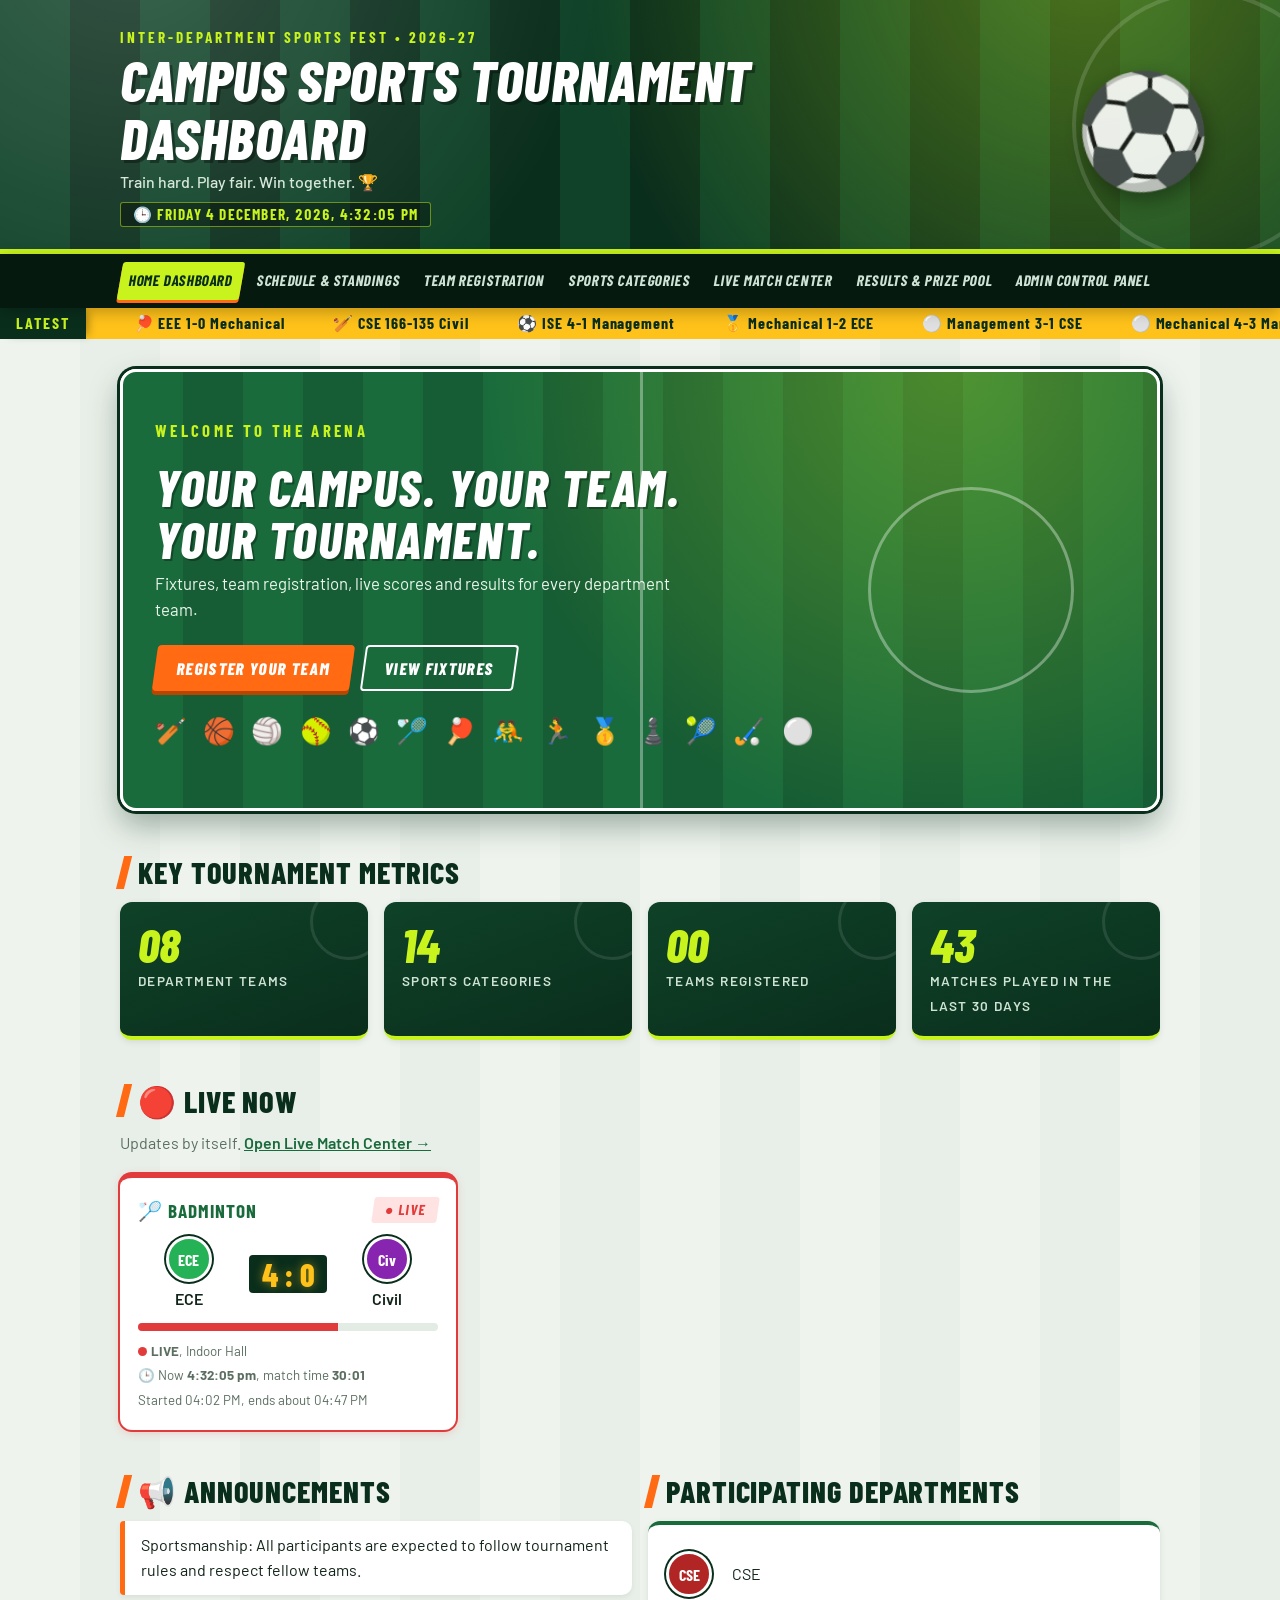
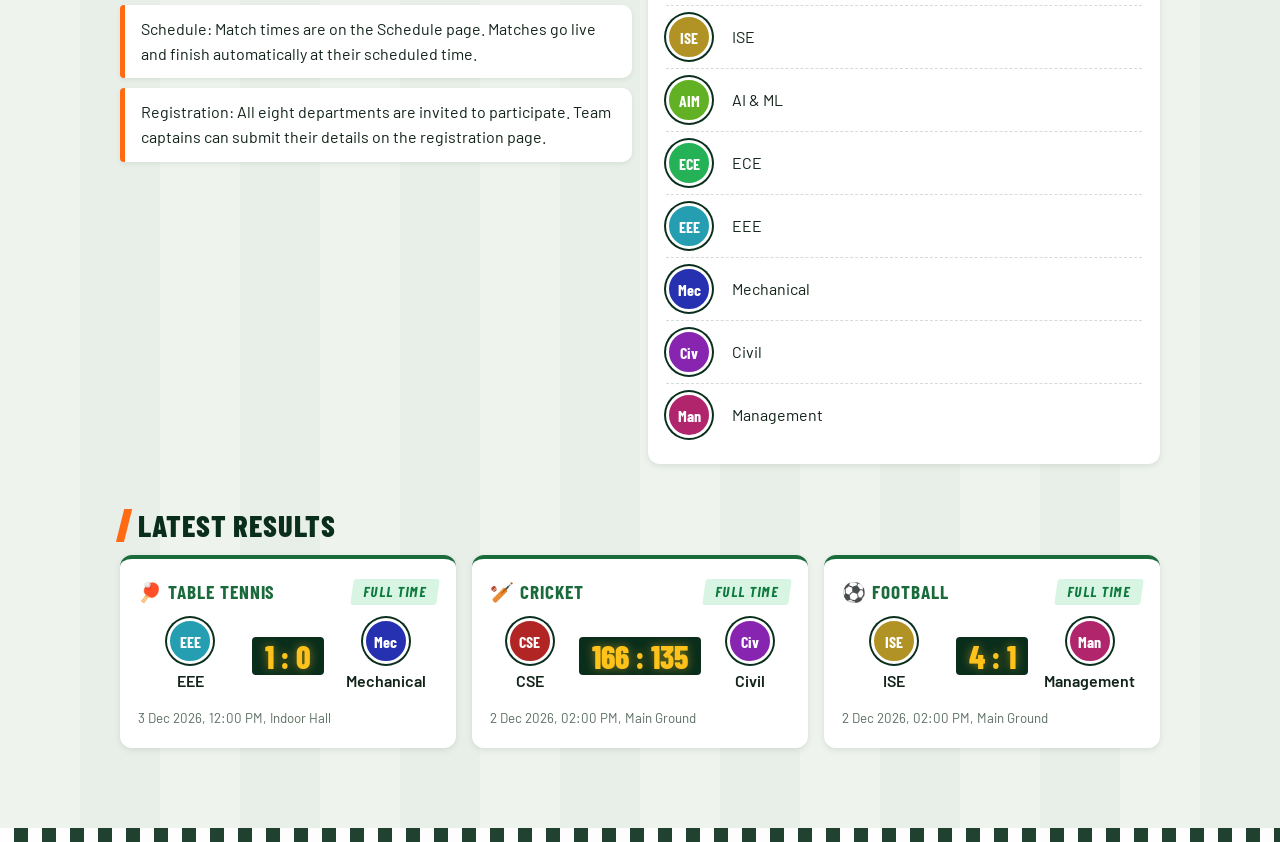
<file: index.html>
<!DOCTYPE html>
<html lang="en">
<head>
<meta charset="UTF-8">
<meta name="viewport" content="width=device-width, initial-scale=1.0">
<title>Home Dashboard | Campus Sports Tournament Dashboard</title>
<link rel="stylesheet" href="css/style.css">
</head>
<body data-page="home">
<header class="site-header">
  <div class="wrap">
    <p class="eyebrow">Inter-Department Sports Fest • 2026–27</p>
    <h1>Campus Sports Tournament Dashboard</h1>
    <p class="tag">Train hard. Play fair. Win together. 🏆</p>
    <p class="clk">🕒 <span data-clock></span></p>
  </div>
</header>
<nav class="nav" aria-label="Main navigation"><div class="wrap"><a href="index.html" aria-current="page">Home Dashboard</a><a href="schedule.html">Schedule &amp; Standings</a><a href="register.html">Team Registration</a><a href="sports.html">Sports Categories</a><a href="live-scores.html">Live Match Center</a><a href="results.html">Results &amp; Prize Pool</a><a href="admin.html">Admin Control Panel</a></div></nav>
<div class="tk" id="ticker" aria-label="Latest results"></div>
<main><div class="wrap">

<section class="hero">
  <p class="eyebrow">Welcome to the arena</p>
  <h2>Your campus. Your team. Your tournament.</h2>
  <p>Fixtures, team registration, live scores and results for every department team.</p>
  <a class="btn" href="register.html">Register your team</a> <a class="btn ghost" href="schedule.html">View fixtures</a>
  <div class="strip" id="strip" aria-hidden="true"></div>
  <p class="champion" id="champion"></p>
</section>
<section>
  <h2>Key Tournament Metrics</h2>
  <div class="grid metrics">
    <div class="metric"><strong id="mTeams">08</strong><span>Department teams</span></div>
    <div class="metric"><strong id="mSports">14</strong><span>Sports categories</span></div>
    <div class="metric"><strong id="mRegs">00</strong><span>Teams registered</span></div>
    <div class="metric"><strong id="mPlayed">00</strong><span>Matches played in the last 30 days</span></div>
  </div>
</section>
<section>
  <h2>🔴 Live Now</h2>
  <p class="sub">Updates by itself. <a href="live-scores.html">Open Live Match Center →</a></p>
  <div id="liveCard"></div>
</section>
<section class="grid two">
  <div><h2>📢 Announcements</h2><div id="announcementList"></div></div>
  <div><h2>Participating Departments</h2><div class="card"><ul class="clean" id="deptList"></ul></div></div>
</section>
<section>
  <h2>Latest Results</h2>
  <div id="latestResults"></div>
</section>
</div></main>
<script src="js/storage.js"></script>
<script src="js/app.js"></script>
</body>
</html>
</file>
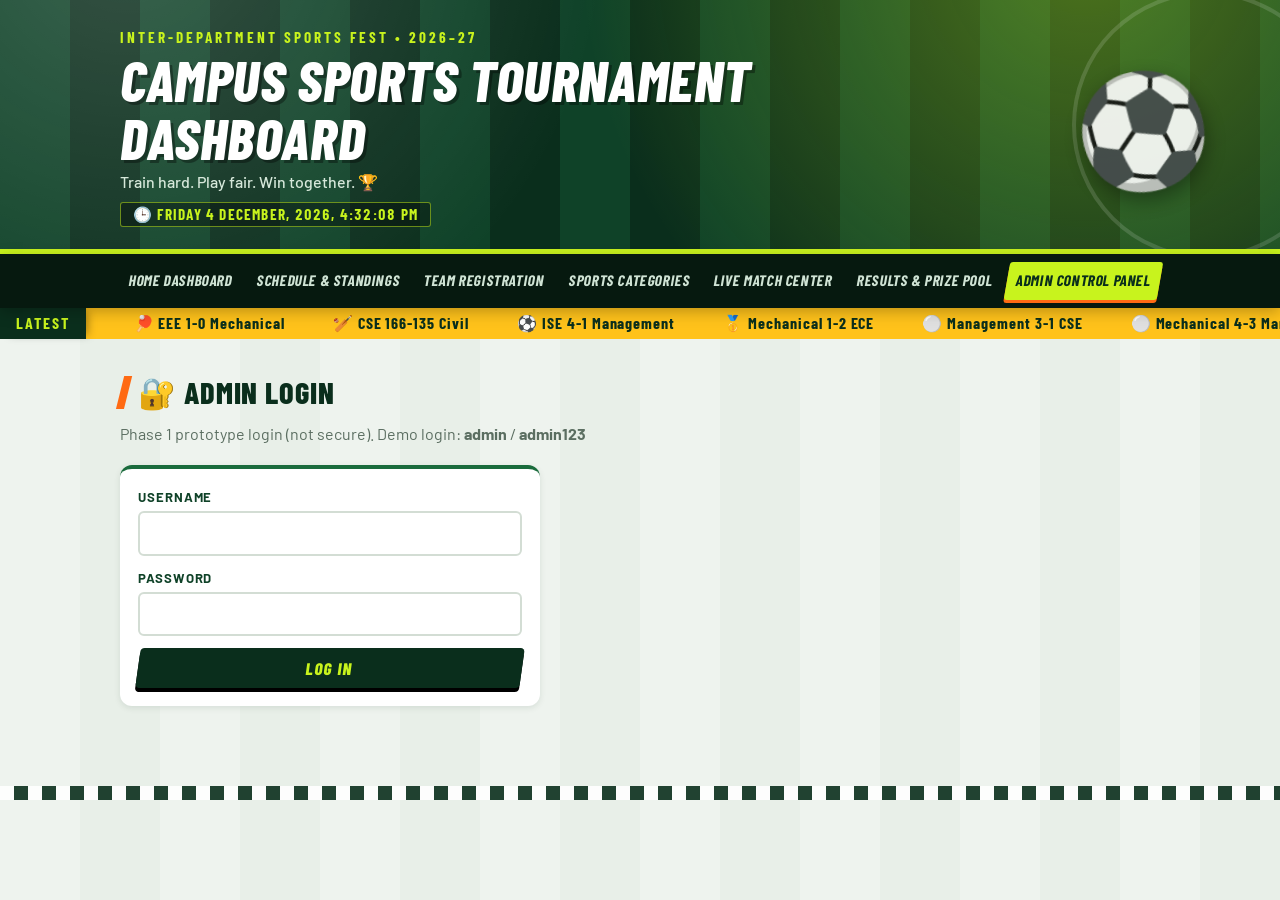
<file: admin.html>
<!DOCTYPE html>
<html lang="en">
<head>
<meta charset="UTF-8">
<meta name="viewport" content="width=device-width, initial-scale=1.0">
<title>Admin Control Panel | Campus Sports Tournament Dashboard</title>
<link rel="stylesheet" href="css/style.css">
</head>
<body data-page="admin">
<header class="site-header">
  <div class="wrap">
    <p class="eyebrow">Inter-Department Sports Fest • 2026–27</p>
    <h1>Campus Sports Tournament Dashboard</h1>
    <p class="tag">Train hard. Play fair. Win together. 🏆</p>
    <p class="clk">🕒 <span data-clock></span></p>
  </div>
</header>
<nav class="nav" aria-label="Main navigation"><div class="wrap"><a href="index.html">Home Dashboard</a><a href="schedule.html">Schedule &amp; Standings</a><a href="register.html">Team Registration</a><a href="sports.html">Sports Categories</a><a href="live-scores.html">Live Match Center</a><a href="results.html">Results &amp; Prize Pool</a><a href="admin.html" aria-current="page">Admin Control Panel</a></div></nav>
<div class="tk" id="ticker" aria-label="Latest results"></div>
<main><div class="wrap">

<section id="adminRoot"></section>
</div></main>
<script src="js/storage.js"></script>
<script src="js/app.js"></script>
</body>
</html>
</file>
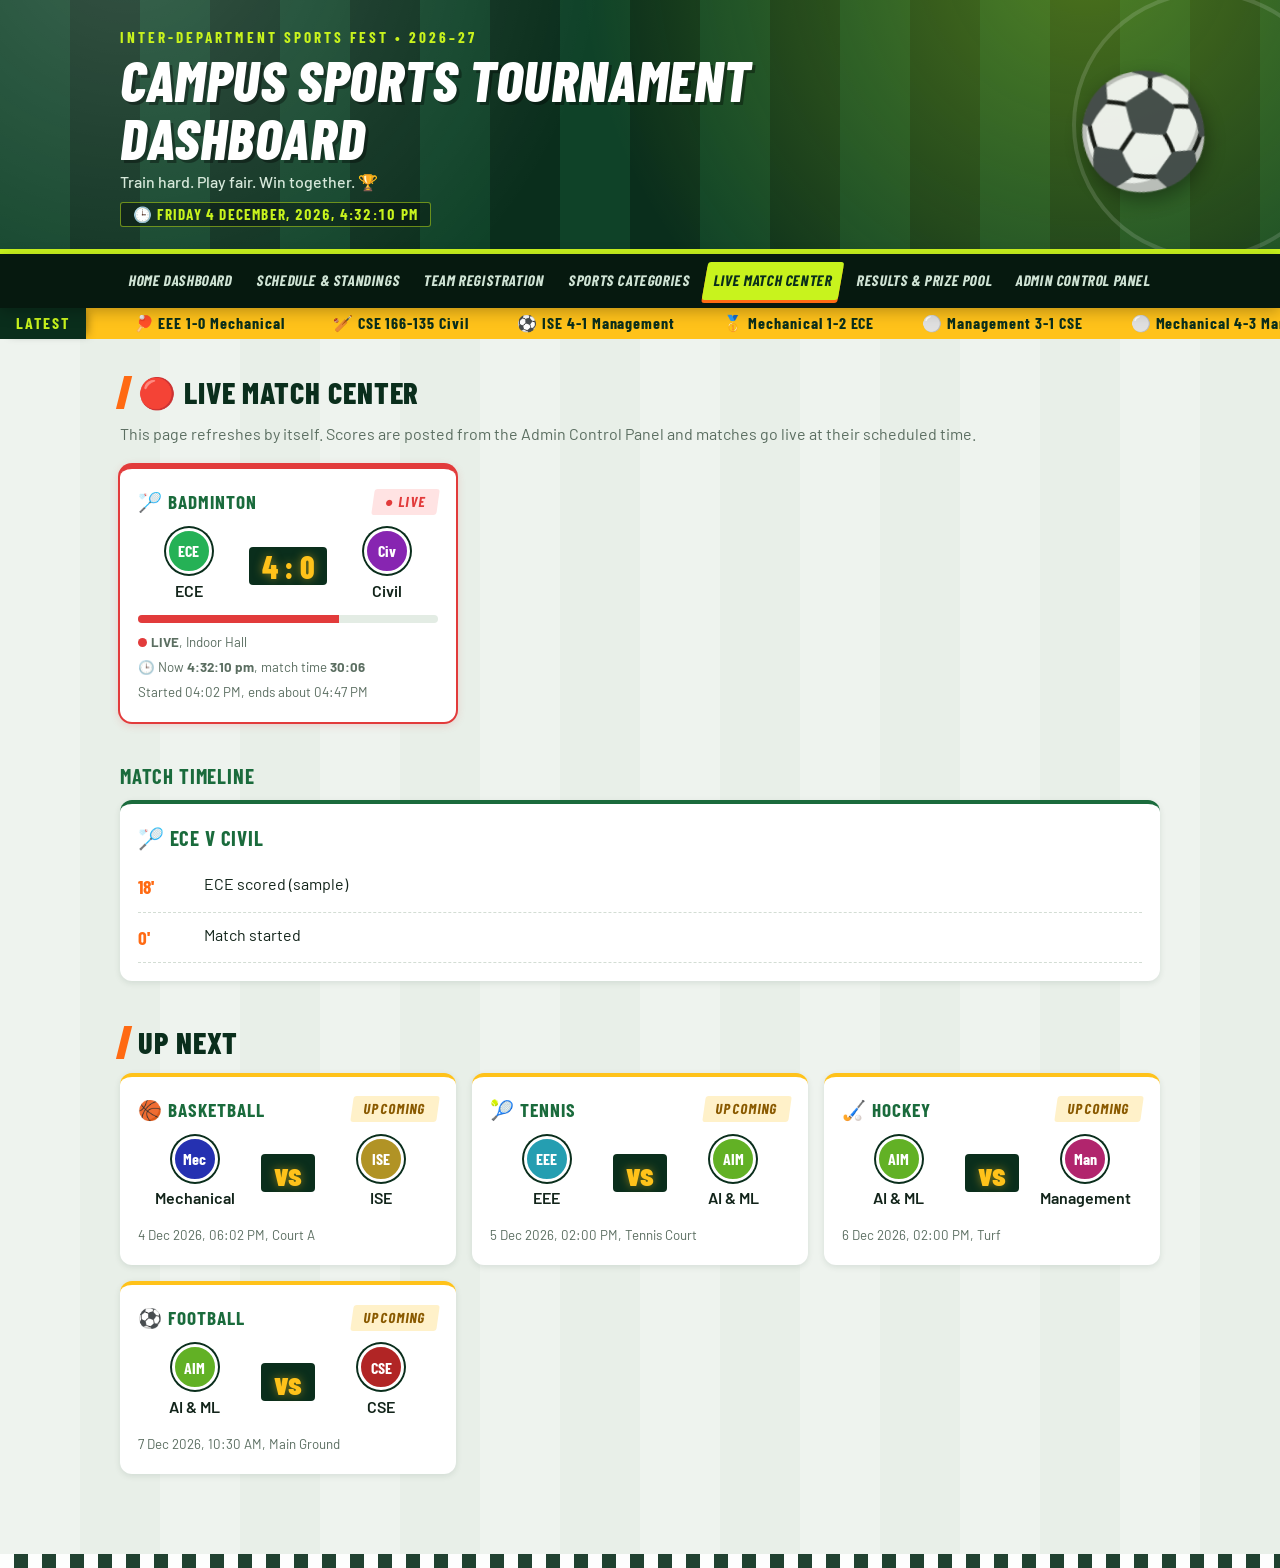
<file: live-scores.html>
<!DOCTYPE html>
<html lang="en">
<head>
<meta charset="UTF-8">
<meta name="viewport" content="width=device-width, initial-scale=1.0">
<title>Live Match Center | Campus Sports Tournament Dashboard</title>
<link rel="stylesheet" href="css/style.css">
</head>
<body data-page="live">
<header class="site-header">
  <div class="wrap">
    <p class="eyebrow">Inter-Department Sports Fest • 2026–27</p>
    <h1>Campus Sports Tournament Dashboard</h1>
    <p class="tag">Train hard. Play fair. Win together. 🏆</p>
    <p class="clk">🕒 <span data-clock></span></p>
  </div>
</header>
<nav class="nav" aria-label="Main navigation"><div class="wrap"><a href="index.html">Home Dashboard</a><a href="schedule.html">Schedule &amp; Standings</a><a href="register.html">Team Registration</a><a href="sports.html">Sports Categories</a><a href="live-scores.html" aria-current="page">Live Match Center</a><a href="results.html">Results &amp; Prize Pool</a><a href="admin.html">Admin Control Panel</a></div></nav>
<div class="tk" id="ticker" aria-label="Latest results"></div>
<main><div class="wrap">

<section>
  <h2>🔴 Live Match Center</h2>
  <p class="sub">This page refreshes by itself. Scores are posted from the Admin Control Panel and matches go live at their scheduled time.</p>
  <div id="liveGrid"></div>
</section>
<section>
  <h3>Match Timeline</h3>
  <div id="timelines"></div>
</section>
<section>
  <h2>Up Next</h2>
  <div id="upNext"></div>
</section>
</div></main>
<script src="js/storage.js"></script>
<script src="js/app.js"></script>
</body>
</html>
</file>
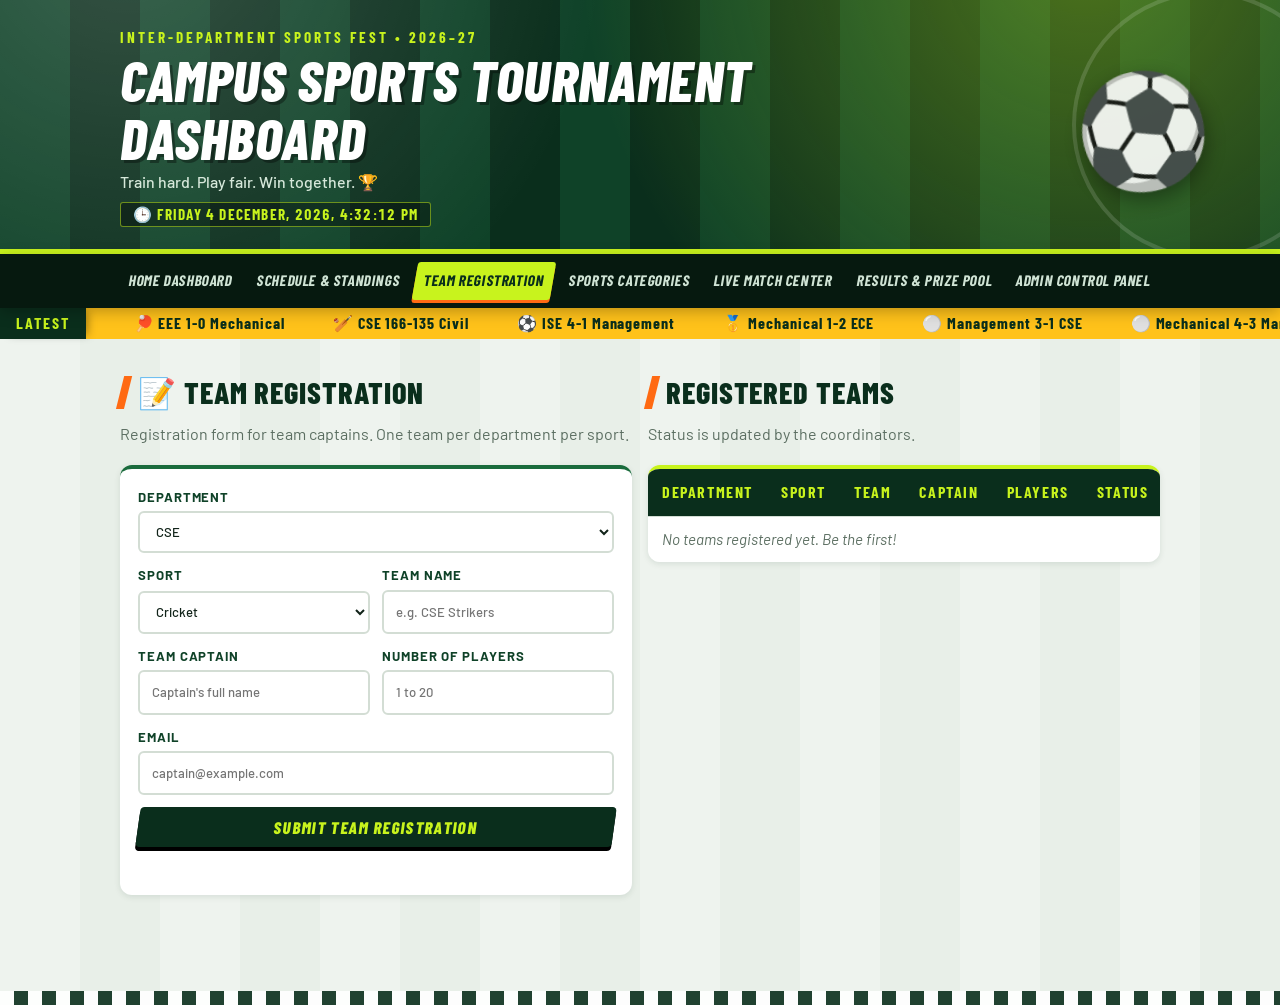
<file: register.html>
<!DOCTYPE html>
<html lang="en">
<head>
<meta charset="UTF-8">
<meta name="viewport" content="width=device-width, initial-scale=1.0">
<title>Team Registration | Campus Sports Tournament Dashboard</title>
<link rel="stylesheet" href="css/style.css">
</head>
<body data-page="register">
<header class="site-header">
  <div class="wrap">
    <p class="eyebrow">Inter-Department Sports Fest • 2026–27</p>
    <h1>Campus Sports Tournament Dashboard</h1>
    <p class="tag">Train hard. Play fair. Win together. 🏆</p>
    <p class="clk">🕒 <span data-clock></span></p>
  </div>
</header>
<nav class="nav" aria-label="Main navigation"><div class="wrap"><a href="index.html">Home Dashboard</a><a href="schedule.html">Schedule &amp; Standings</a><a href="register.html" aria-current="page">Team Registration</a><a href="sports.html">Sports Categories</a><a href="live-scores.html">Live Match Center</a><a href="results.html">Results &amp; Prize Pool</a><a href="admin.html">Admin Control Panel</a></div></nav>
<div class="tk" id="ticker" aria-label="Latest results"></div>
<main><div class="wrap">

<section class="grid two">
  <div>
    <h2>📝 Team Registration</h2>
    <p class="sub">Registration form for team captains. One team per department per sport.</p>
    <form class="f panel" id="regForm" novalidate>
      <label>Department<select id="dept"></select></label>
      <div class="row2">
        <label>Sport<select id="sport"></select></label>
        <label>Team name<input type="text" id="team" placeholder="e.g. CSE Strikers" maxlength="40"></label>
      </div>
      <div class="row2">
        <label>Team Captain<input type="text" id="captain" placeholder="Captain's full name" maxlength="60"></label>
        <label>Number of players<input type="number" id="players" min="1" max="20" placeholder="1 to 20"></label>
      </div>
      <label>Email<input type="email" id="email" placeholder="captain@example.com" maxlength="80"></label>
      <button class="btn dark" type="submit">Submit Team Registration</button>
      <p class="form-msg" id="regMsg" role="alert"></p>
    </form>
  </div>
  <div>
    <h2>Registered Teams</h2>
    <p class="sub">Status is updated by the coordinators.</p>
    <div class="tablewrap scroll"><table><thead><tr><th>Department</th><th>Sport</th><th>Team</th><th>Captain</th><th>Players</th><th>Status</th></tr></thead><tbody id="regBody"></tbody></table></div>
  </div>
</section>
</div></main>
<script src="js/storage.js"></script>
<script src="js/app.js"></script>
</body>
</html>
</file>
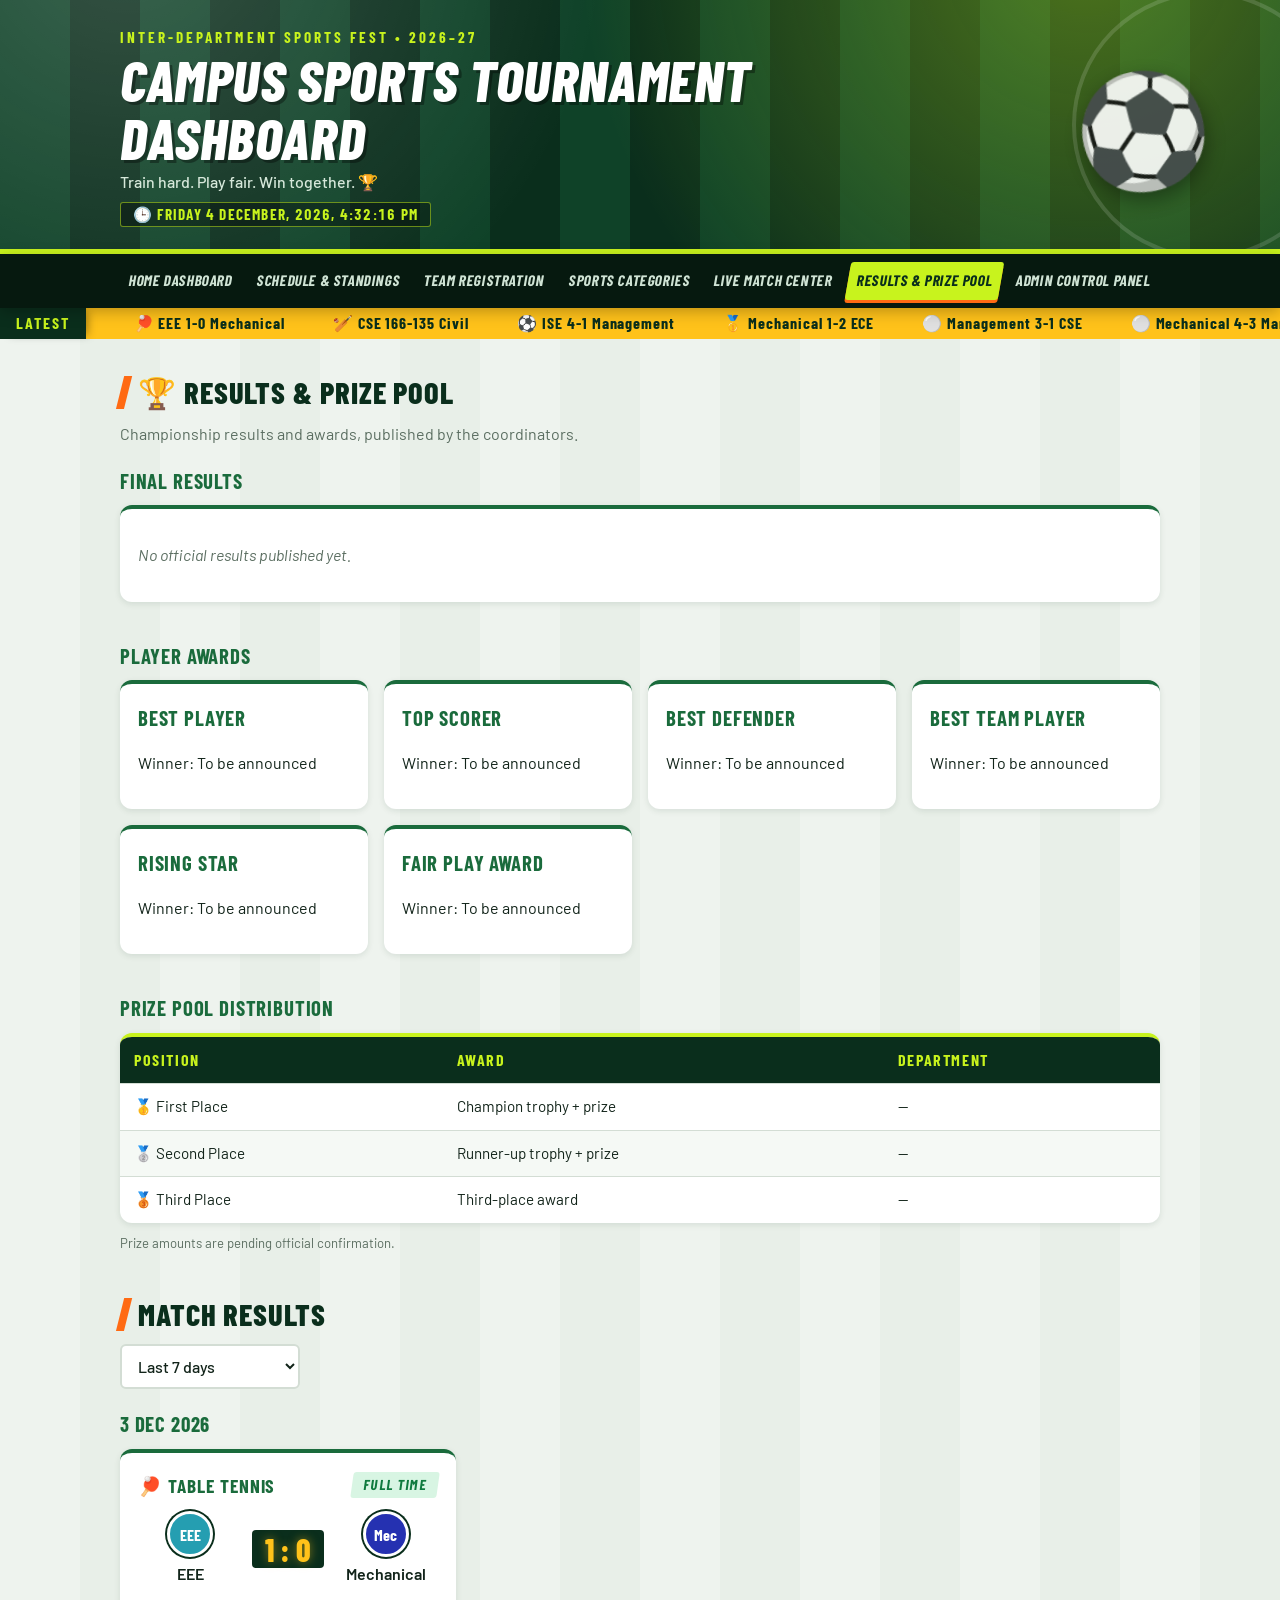
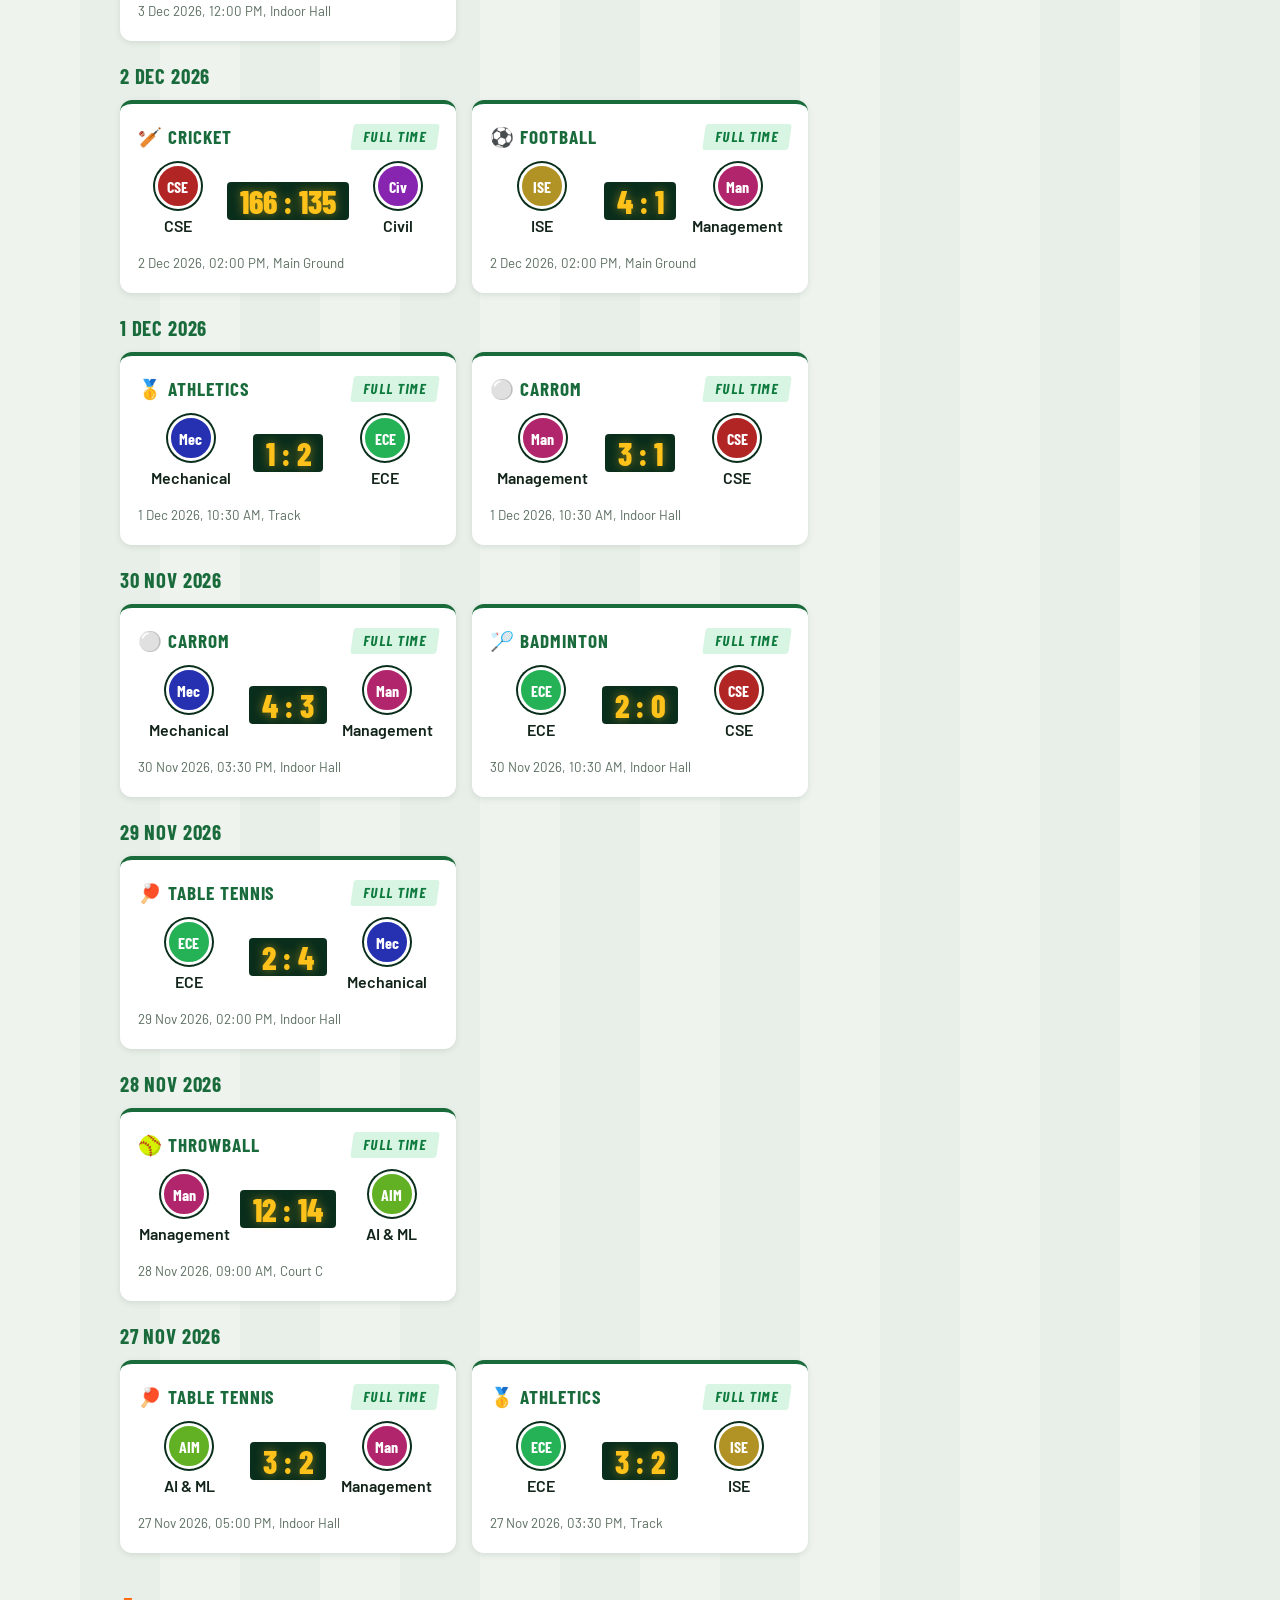
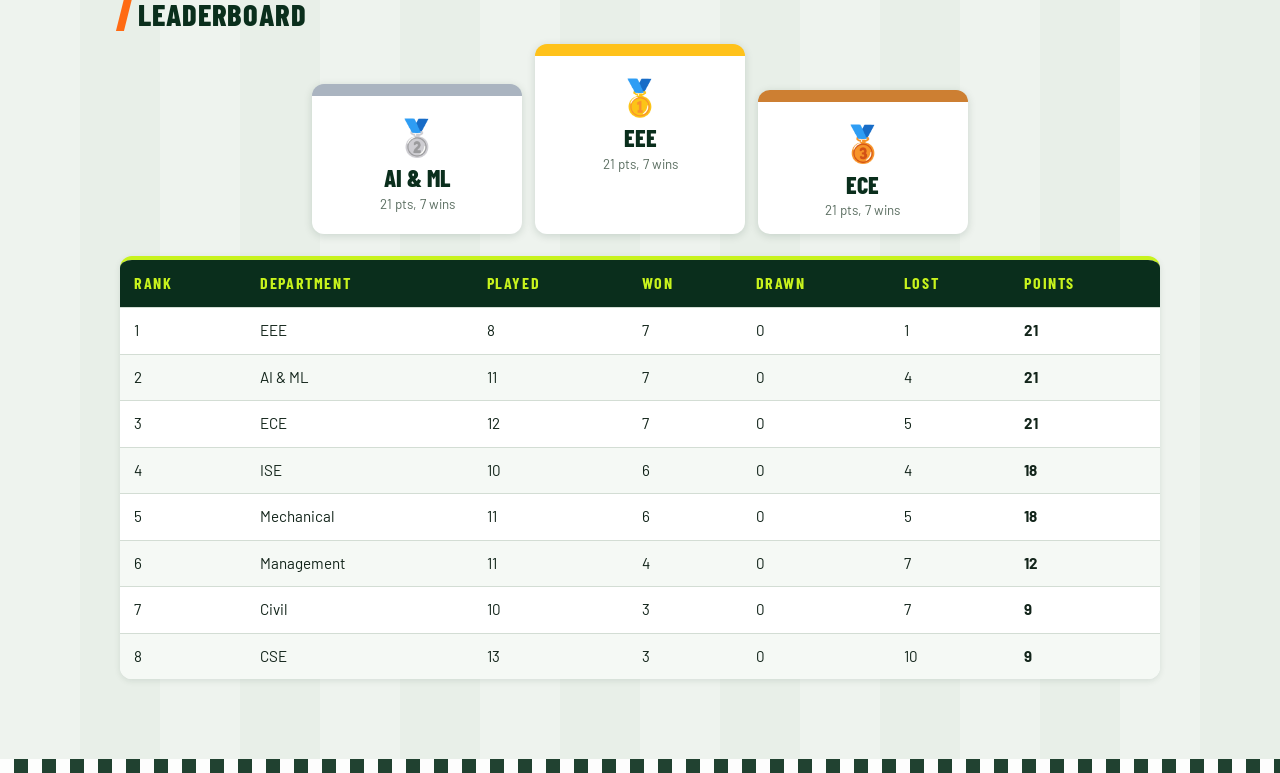
<file: results.html>
<!DOCTYPE html>
<html lang="en">
<head>
<meta charset="UTF-8">
<meta name="viewport" content="width=device-width, initial-scale=1.0">
<title>Results &amp; Prize Pool | Campus Sports Tournament Dashboard</title>
<link rel="stylesheet" href="css/style.css">
</head>
<body data-page="results">
<header class="site-header">
  <div class="wrap">
    <p class="eyebrow">Inter-Department Sports Fest • 2026–27</p>
    <h1>Campus Sports Tournament Dashboard</h1>
    <p class="tag">Train hard. Play fair. Win together. 🏆</p>
    <p class="clk">🕒 <span data-clock></span></p>
  </div>
</header>
<nav class="nav" aria-label="Main navigation"><div class="wrap"><a href="index.html">Home Dashboard</a><a href="schedule.html">Schedule &amp; Standings</a><a href="register.html">Team Registration</a><a href="sports.html">Sports Categories</a><a href="live-scores.html">Live Match Center</a><a href="results.html" aria-current="page">Results &amp; Prize Pool</a><a href="admin.html">Admin Control Panel</a></div></nav>
<div class="tk" id="ticker" aria-label="Latest results"></div>
<main><div class="wrap">

<section>
  <h2>🏆 Results &amp; Prize Pool</h2>
  <p class="sub">Championship results and awards, published by the coordinators.</p>
  <h3>Final Results</h3>
  <div class="panel" id="finalResults"></div>
</section>
<section>
  <h3>Player Awards</h3>
  <div class="grid three" id="awardGrid"></div>
</section>
<section>
  <h3>Prize Pool Distribution</h3>
  <div class="tablewrap"><table><thead><tr><th>Position</th><th>Award</th><th>Department</th></tr></thead><tbody id="prizeBody"></tbody></table></div>
  <p class="note-small">Prize amounts are pending official confirmation.</p>
</section>
<section>
  <h2>Match Results</h2>
  <div class="filters"><select id="rd" aria-label="Period"><option value="7">Last 7 days</option><option value="30">Last 30 days</option></select></div>
  <div id="matchResults"></div>
</section>
<section>
  <h2>Leaderboard</h2>
  <div id="leaderboard"></div>
</section>
</div></main>
<script src="js/storage.js"></script>
<script src="js/app.js"></script>
</body>
</html>
</file>
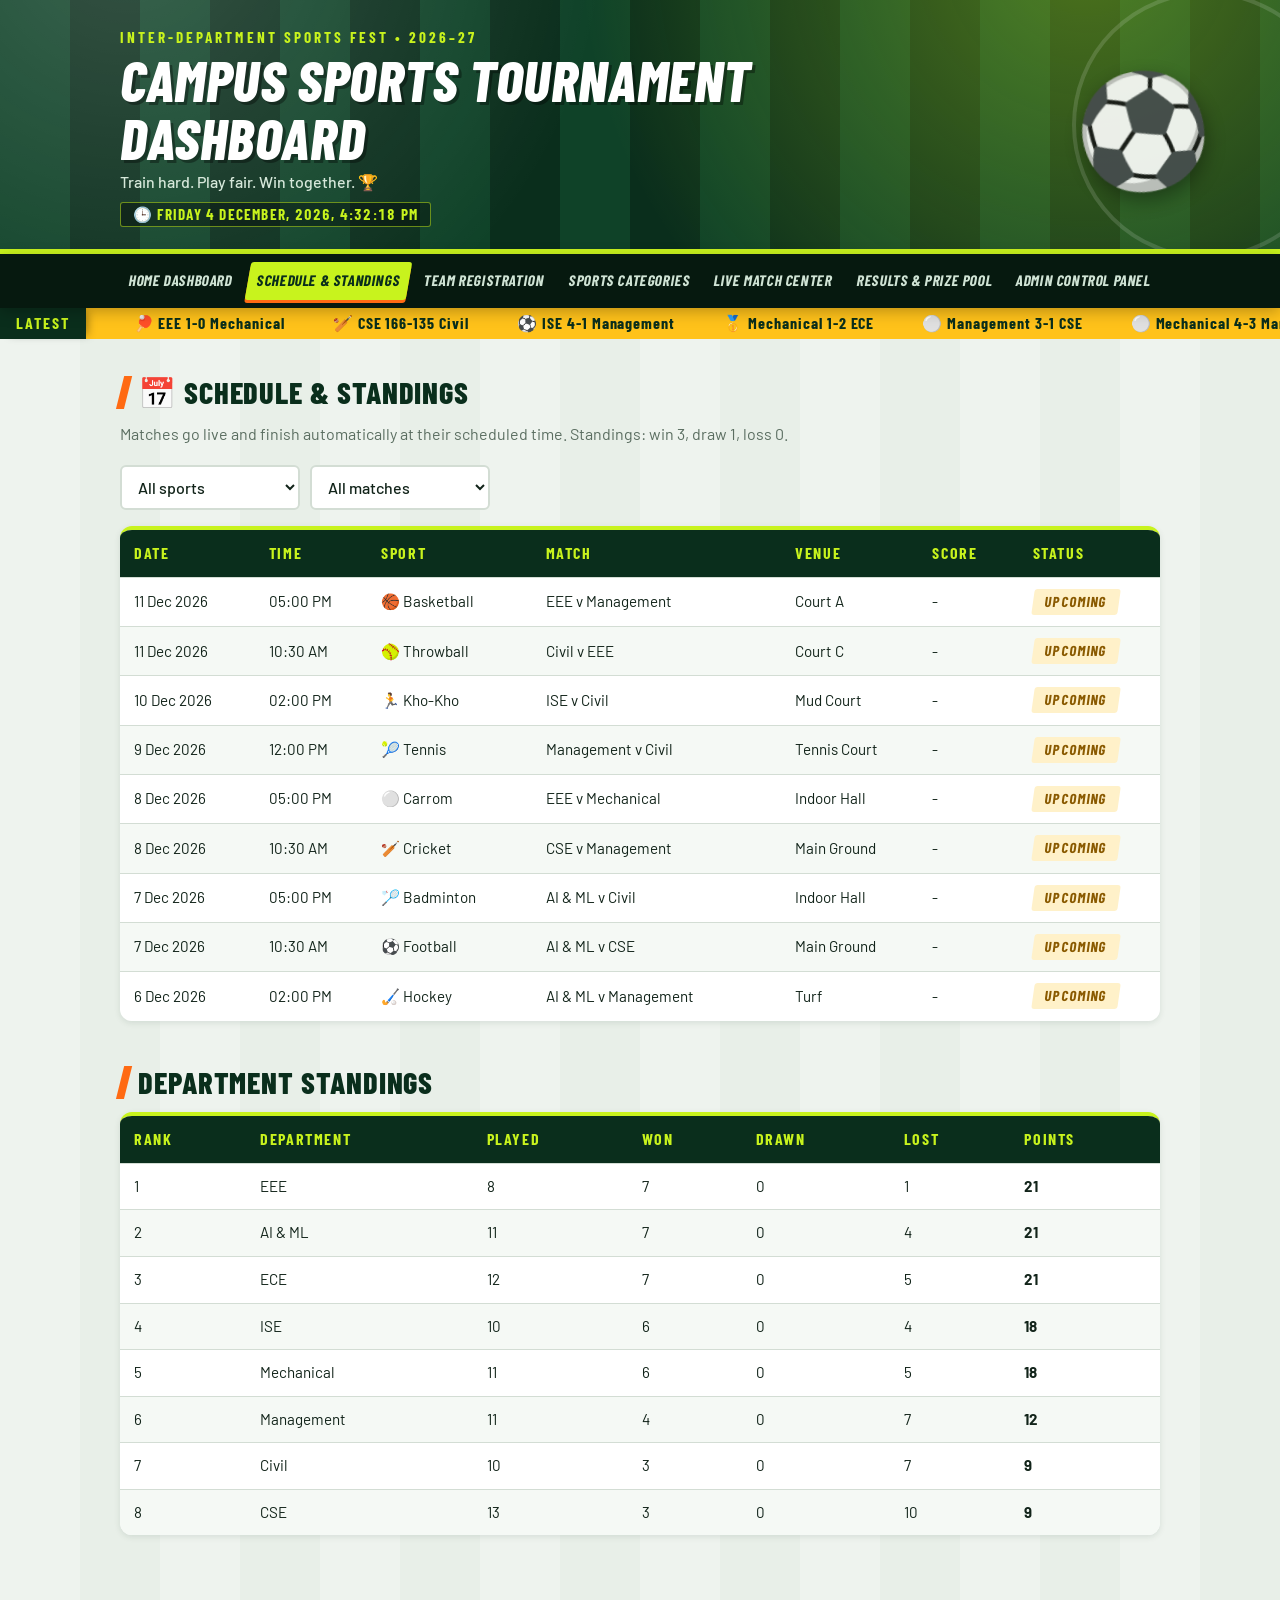
<file: schedule.html>
<!DOCTYPE html>
<html lang="en">
<head>
<meta charset="UTF-8">
<meta name="viewport" content="width=device-width, initial-scale=1.0">
<title>Schedule &amp; Standings | Campus Sports Tournament Dashboard</title>
<link rel="stylesheet" href="css/style.css">
</head>
<body data-page="schedule">
<header class="site-header">
  <div class="wrap">
    <p class="eyebrow">Inter-Department Sports Fest • 2026–27</p>
    <h1>Campus Sports Tournament Dashboard</h1>
    <p class="tag">Train hard. Play fair. Win together. 🏆</p>
    <p class="clk">🕒 <span data-clock></span></p>
  </div>
</header>
<nav class="nav" aria-label="Main navigation"><div class="wrap"><a href="index.html">Home Dashboard</a><a href="schedule.html" aria-current="page">Schedule &amp; Standings</a><a href="register.html">Team Registration</a><a href="sports.html">Sports Categories</a><a href="live-scores.html">Live Match Center</a><a href="results.html">Results &amp; Prize Pool</a><a href="admin.html">Admin Control Panel</a></div></nav>
<div class="tk" id="ticker" aria-label="Latest results"></div>
<main><div class="wrap">

<section>
  <h2>📅 Schedule &amp; Standings</h2>
  <p class="sub">Matches go live and finish automatically at their scheduled time. Standings: win 3, draw 1, loss 0.</p>
  <div class="filters">
    <select id="fs" aria-label="Sport"></select>
    <select id="ft" aria-label="Status"><option value="">All matches</option><option value="upcoming">Upcoming</option><option value="live">Live</option><option value="done">Completed</option></select>
  </div>
  <div class="tablewrap scroll"><table><thead><tr><th>Date</th><th>Time</th><th>Sport</th><th>Match</th><th>Venue</th><th>Score</th><th>Status</th></tr></thead><tbody id="fixtureBody"></tbody></table></div>
</section>
<section>
  <h2>Department Standings</h2>
  <div id="standingsBox"></div>
</section>
</div></main>
<script src="js/storage.js"></script>
<script src="js/app.js"></script>
</body>
</html>
</file>
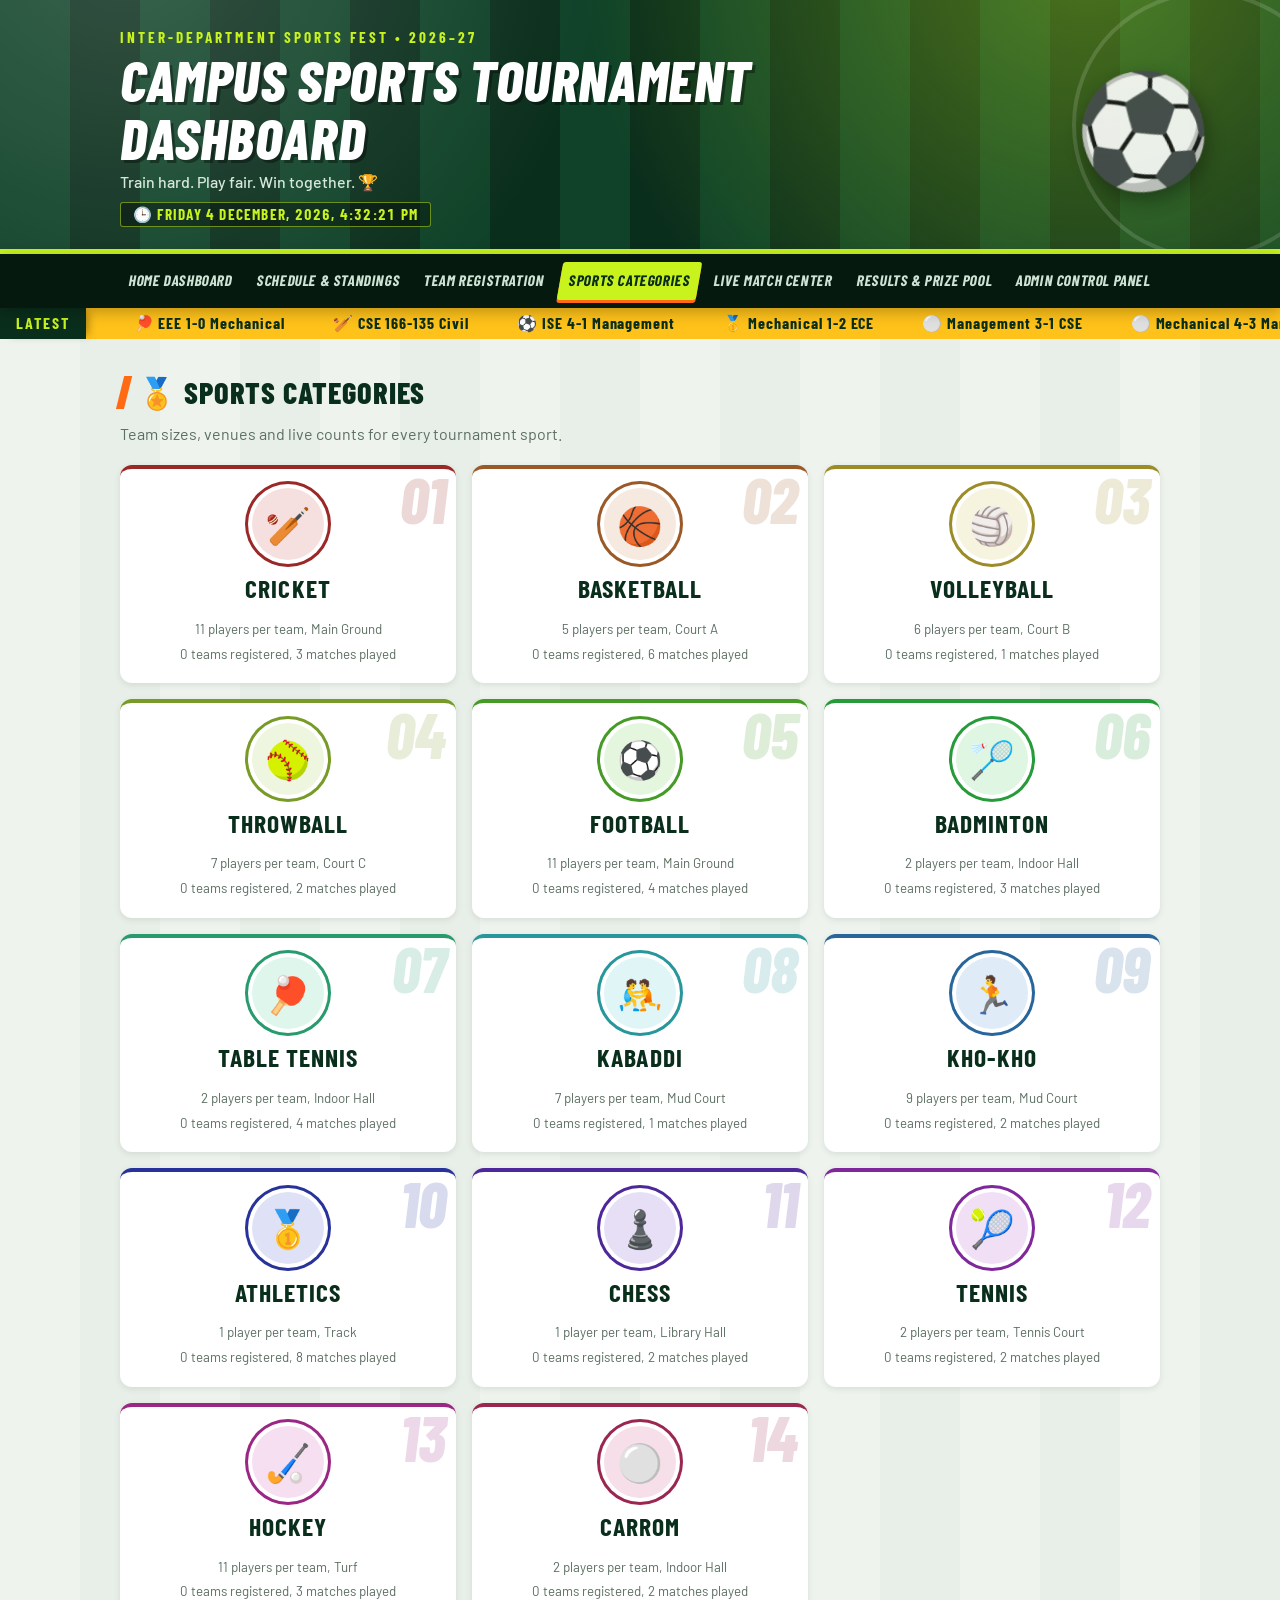
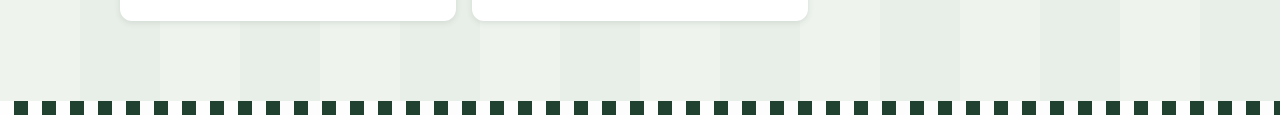
<file: sports.html>
<!DOCTYPE html>
<html lang="en">
<head>
<meta charset="UTF-8">
<meta name="viewport" content="width=device-width, initial-scale=1.0">
<title>Sports Categories | Campus Sports Tournament Dashboard</title>
<link rel="stylesheet" href="css/style.css">
</head>
<body data-page="sports">
<header class="site-header">
  <div class="wrap">
    <p class="eyebrow">Inter-Department Sports Fest • 2026–27</p>
    <h1>Campus Sports Tournament Dashboard</h1>
    <p class="tag">Train hard. Play fair. Win together. 🏆</p>
    <p class="clk">🕒 <span data-clock></span></p>
  </div>
</header>
<nav class="nav" aria-label="Main navigation"><div class="wrap"><a href="index.html">Home Dashboard</a><a href="schedule.html">Schedule &amp; Standings</a><a href="register.html">Team Registration</a><a href="sports.html" aria-current="page">Sports Categories</a><a href="live-scores.html">Live Match Center</a><a href="results.html">Results &amp; Prize Pool</a><a href="admin.html">Admin Control Panel</a></div></nav>
<div class="tk" id="ticker" aria-label="Latest results"></div>
<main><div class="wrap">

<section>
  <h2>🏅 Sports Categories</h2>
  <p class="sub">Team sizes, venues and live counts for every tournament sport.</p>
  <div class="grid cards" id="sportGrid"></div>
</section>
</div></main>
<script src="js/storage.js"></script>
<script src="js/app.js"></script>
</body>
</html>
</file>
<file: css/style.css>
@import url('https://fonts.googleapis.com/css2?family=Barlow+Condensed:ital,wght@0,600;0,700;0,800;1,800&family=Barlow:wght@400;500;600;700&display=swap');
:root{
  --pitch:#0a2e1c;--pitch2:#0f4228;--turf:#1a6b3c;
  --lime:#c8f31d;--orange:#ff6a13;--navy:#0a2e1c;--navy2:#0f4228;--blue:#1a6b3c;
  --grey:#eef3ee;--line:#d3ddd4;--ink:#12241a;--mute:#5b6e61;--amber:#ffc21a;--green:#1f9d55;--red:#e23b3b;--r:12px;
  --disp:'Barlow Condensed','Arial Narrow',Impact,sans-serif;
}
*{box-sizing:border-box}
html{scroll-behavior:smooth}
body{margin:0;font-family:Barlow,Segoe UI,Roboto,Helvetica,Arial,sans-serif;color:var(--ink);line-height:1.55;
  background:repeating-linear-gradient(90deg,#eef3ee 0 80px,#e8efe8 80px 160px)}
.wrap{max-width:1080px;margin:0 auto;padding:0 20px}

/* ---------- Header: floodlit pitch ---------- */
.site-header{position:relative;overflow:hidden;color:#fff;
  background:
    radial-gradient(circle at 85% -20%,rgba(200,243,29,.35),transparent 45%),
    radial-gradient(circle at 10% -30%,rgba(255,255,255,.18),transparent 40%),
    repeating-linear-gradient(90deg,var(--pitch2) 0 70px,var(--pitch) 70px 140px);
  border-bottom:5px solid var(--lime)}
.site-header::before{content:"";position:absolute;right:-60px;top:50%;width:260px;height:260px;transform:translateY(-50%);
  border:4px solid rgba(255,255,255,.14);border-radius:50%}
.site-header::after{content:"⚽";position:absolute;right:70px;top:50%;transform:translateY(-50%) rotate(-14deg);font-size:110px;opacity:.9;
  filter:drop-shadow(0 8px 10px rgba(0,0,0,.4));line-height:1}
.site-header .wrap{position:relative;z-index:1;padding-top:26px;padding-bottom:22px}
.eyebrow{margin:0;font-family:var(--disp);font-size:.95rem;letter-spacing:.2em;text-transform:uppercase;color:var(--lime);font-weight:700}
.site-header h1{margin:.1rem 0 .2rem;font-family:var(--disp);font-style:italic;font-weight:800;text-transform:uppercase;
  font-size:clamp(2rem,6vw,3.6rem);line-height:1;letter-spacing:.01em;text-shadow:3px 3px 0 rgba(0,0,0,.35);max-width:760px}
.tag{margin:0;color:#d6e8da;font-weight:500}

/* ---------- Nav: team bench ---------- */
.nav{background:#06190f;position:sticky;top:0;z-index:20;box-shadow:0 4px 14px rgba(0,0,0,.25)}
.nav .wrap{display:flex;flex-wrap:wrap;gap:6px;padding-top:8px;padding-bottom:8px}
.nav a{color:#cfe3d4;text-decoration:none;padding:7px 14px;font-family:var(--disp);font-weight:700;font-size:1.02rem;
  letter-spacing:.07em;text-transform:uppercase;white-space:nowrap;transform:skewX(-10deg);border-radius:3px;transition:.15s}
.nav a:hover{background:rgba(200,243,29,.16);color:#fff}
.nav a[aria-current=page]{background:var(--lime);color:var(--pitch);box-shadow:0 3px 0 var(--orange)}

main{padding:30px 0 56px;position:relative}
main::after{content:"";display:block;height:14px;margin-top:20px;
  background:repeating-conic-gradient(var(--pitch) 0 25%,#fff 0 50%) 0 0/28px 28px;opacity:.9;
  position:absolute;left:0;right:0;bottom:0}
h2{font-family:var(--disp);font-size:1.9rem;font-weight:800;text-transform:uppercase;letter-spacing:.03em;margin:0 0 6px;color:var(--pitch);
  display:flex;align-items:center;gap:10px}
h2::before{content:"";width:8px;height:1.1em;background:var(--orange);transform:skewX(-14deg);flex:none}
h3{margin:0 0 8px;font-family:var(--disp);font-size:1.3rem;text-transform:uppercase;letter-spacing:.04em;color:var(--turf)}
.sub{color:var(--mute);margin:0 0 18px}
.sub a,main a{color:var(--turf);font-weight:600}
section{margin-bottom:38px}

/* ---------- Hero: centre circle ---------- */
.hero{position:relative;overflow:hidden;color:#fff;border-radius:16px;padding:40px 32px;
  background:
    radial-gradient(circle at 80% 0%,rgba(200,243,29,.3),transparent 50%),
    repeating-linear-gradient(90deg,var(--turf) 0 60px,#165c34 60px 120px);
  border:3px solid #fff;box-shadow:0 0 0 3px var(--pitch),0 14px 30px rgba(10,46,28,.35)}
.hero::before{content:"";position:absolute;left:50%;top:0;bottom:0;width:3px;background:rgba(255,255,255,.35)}
.hero::after{content:"";position:absolute;right:8%;top:50%;width:200px;height:200px;transform:translateY(-50%);
  border:3px solid rgba(255,255,255,.35);border-radius:50%}
.hero>*{position:relative;z-index:1}
.hero .eyebrow{color:var(--lime)}
.hero h2{color:#fff;font-style:italic;font-size:clamp(2rem,5vw,3.2rem);line-height:1.02;margin:.3rem 0;max-width:620px;text-shadow:2px 2px 0 rgba(0,0,0,.3)}
.hero h2::before{display:none}
.hero p{margin:.3rem 0 18px;color:#eaf6ec;max-width:560px;font-size:1.05rem}
.btn{display:inline-block;border:0;cursor:pointer;background:var(--orange);color:#fff;font-family:var(--disp);font-weight:800;letter-spacing:.08em;
  text-transform:uppercase;padding:10px 22px;border-radius:4px;transform:skewX(-8deg);text-decoration:none;font-size:1.05rem;
  box-shadow:0 4px 0 #b84500;transition:.12s}
.btn:hover{filter:brightness(1.08);transform:skewX(-8deg) translateY(-1px)}
.btn:active{transform:skewX(-8deg) translateY(3px);box-shadow:0 1px 0 #b84500}
.btn.ghost{background:transparent;color:#fff;border:2px solid #fff;padding:8px 20px;box-shadow:none}
.btn.small{padding:4px 12px;font-size:.88rem;box-shadow:0 3px 0 #b84500}
.btn.danger{background:#fde8e8;color:var(--red);box-shadow:0 3px 0 #f0b9b9}
.btn.dark{background:var(--pitch);color:var(--lime);box-shadow:0 4px 0 #000}
main a.btn{color:#fff}

/* ---------- Cards, metrics ---------- */
.grid{display:grid;gap:16px}
.metrics{grid-template-columns:repeat(auto-fit,minmax(170px,1fr))}
.metric,.card,.panel{background:#fff;border-radius:var(--r);padding:18px;box-shadow:0 2px 6px rgba(10,46,28,.1);position:relative;overflow:hidden}
.card,.panel{border-top:4px solid var(--turf)}
.metric{background:linear-gradient(160deg,var(--pitch2),var(--pitch));color:#fff;border-bottom:4px solid var(--lime)}
.metric::after{content:"";position:absolute;right:-18px;top:-18px;width:70px;height:70px;border:3px solid rgba(255,255,255,.1);border-radius:50%}
.metric strong{display:block;font-family:var(--disp);font-style:italic;font-size:3rem;font-weight:800;color:var(--lime);line-height:1}
.metric span{color:#cfe3d4;font-size:.85rem;text-transform:uppercase;letter-spacing:.1em;font-weight:600}
.two{grid-template-columns:repeat(auto-fit,minmax(300px,1fr))}
.three{grid-template-columns:repeat(auto-fit,minmax(240px,1fr))}
.note{border-left:5px solid var(--orange);background:#fff;padding:12px 16px;border-radius:4px 10px 10px 4px;margin-bottom:10px;box-shadow:0 2px 5px rgba(10,46,28,.08)}
.note p{margin:0}.note time{display:block;color:var(--mute);font-size:.8rem;margin-top:4px}
.empty{color:var(--mute);font-style:italic}
.note-small{color:var(--mute);font-size:.82rem;margin:.6rem 0 0}
ul.clean{list-style:none;margin:0;padding:0}
ul.clean li{padding:8px 0;border-bottom:1px dashed var(--line);display:flex;justify-content:space-between;gap:10px;align-items:center}
ul.clean li:last-child{border:0}

/* ---------- Tables: league table ---------- */
.tablewrap{overflow-x:auto;background:#fff;border-radius:var(--r);box-shadow:0 2px 6px rgba(10,46,28,.1);border-top:4px solid var(--lime)}
table{border-collapse:collapse;width:100%;min-width:420px}
th,td{padding:11px 14px;text-align:left;border-bottom:1px solid var(--line);font-size:.95rem}
th{background:var(--pitch);color:var(--lime);font-family:var(--disp);font-weight:700;font-size:1rem;text-transform:uppercase;letter-spacing:.1em}
tbody tr:nth-child(even){background:#f5f9f5}
tbody tr:hover{background:#eaf7c9}
tr:last-child td{border:0}
.badge{display:inline-block;padding:2px 12px;border-radius:3px;font-family:var(--disp);font-size:.9rem;font-weight:700;letter-spacing:.08em;text-transform:uppercase;background:#e3ece4;color:var(--pitch2);transform:skewX(-8deg)}
.badge.live{background:#ffe3e3;color:var(--red)}
.badge.completed,.badge.done{background:#d8f5e3;color:#0f7a3e}
.badge.upcoming{background:#fff1c9;color:#8a5a00}
.badge.rejected{background:#fde8e8;color:var(--red)}

/* ---------- Scoreboard: stadium LED ---------- */
.scoreboard{background:#050f09;color:#fff;border-radius:16px;padding:22px;border:3px solid #2c3a31;
  box-shadow:inset 0 0 40px rgba(200,243,29,.08),0 10px 24px rgba(0,0,0,.3);position:relative;overflow:hidden}
.scoreboard::before{content:"";position:absolute;inset:0;background:repeating-linear-gradient(0deg,rgba(255,255,255,.03) 0 2px,transparent 2px 4px);pointer-events:none}
.sb-top{display:flex;justify-content:space-between;align-items:center;color:#a9c4b0;font-family:var(--disp);font-size:1.05rem;letter-spacing:.1em;text-transform:uppercase}
.sb-row{display:grid;grid-template-columns:1fr auto 1fr;align-items:center;gap:14px;margin-top:14px}
.sb-team{display:flex;align-items:center;gap:10px;font-family:var(--disp);font-size:1.5rem;text-transform:uppercase;letter-spacing:.04em}
.sb-team.right{justify-content:flex-end;text-align:right}
.dot{width:16px;height:16px;border-radius:50%;flex:none;box-shadow:0 0 10px currentColor}
.dot.a{background:var(--lime);color:var(--lime)}.dot.b{background:var(--orange);color:var(--orange)}
.sb-score{font-family:var(--disp);font-size:3.6rem;font-weight:800;display:flex;gap:12px;align-items:center;color:var(--amber);text-shadow:0 0 14px rgba(255,194,26,.55)}
.sb-score em{font-style:normal;color:#5d7a66}
.scoreboard .badge.live{background:var(--red);color:#fff;animation:pulse 1.4s infinite}
@keyframes pulse{0%,100%{box-shadow:0 0 0 0 rgba(226,59,59,.7)}50%{box-shadow:0 0 0 8px rgba(226,59,59,0)}}
.timeline{list-style:none;margin:0;padding:0}
.timeline li{display:flex;gap:14px;padding:10px 0;border-bottom:1px dashed var(--line)}
.timeline b{min-width:52px;font-family:var(--disp);font-size:1.2rem;color:var(--orange)}

/* ---------- Forms ---------- */
form.f{display:grid;gap:12px}
label{display:grid;gap:4px;font-weight:700;font-size:.82rem;color:var(--pitch2);text-transform:uppercase;letter-spacing:.07em}
input,select,textarea{font:inherit;font-weight:500;text-transform:none;letter-spacing:0;padding:10px 12px;border:2px solid var(--line);border-radius:6px;background:#fff;color:var(--ink);width:100%}
input:focus,select:focus,textarea:focus{outline:0;border-color:var(--turf);box-shadow:0 0 0 3px rgba(200,243,29,.5)}
.row2{display:grid;grid-template-columns:1fr 1fr;gap:12px}
.check{display:flex;align-items:center;gap:8px;font-weight:700}.check input{width:auto}
.form-msg{margin:0;font-size:.92rem;min-height:1.2em}.form-msg.ok{color:var(--green)}.form-msg.bad{color:var(--red)}
.podium{margin:0;padding-left:0;list-style:none;font-family:var(--disp);font-size:1.5rem;font-weight:700;text-transform:uppercase;letter-spacing:.03em}.podium li{padding:6px 0}
.champion{font-family:var(--disp);font-size:1.5rem;font-weight:700;text-transform:uppercase;margin:14px 0 0;color:var(--amber)}
.panel{margin-bottom:16px}
.panel h3{display:flex;align-items:center;gap:8px}
.actions{white-space:nowrap}
#toast{position:fixed;left:50%;bottom:30px;transform:translate(-50%,20px);background:var(--pitch);color:var(--lime);padding:12px 22px;border-radius:4px;
  border-left:5px solid var(--orange);font-weight:600;opacity:0;pointer-events:none;transition:.25s;z-index:50;max-width:90vw;text-align:center}
#toast.show{opacity:1;transform:translate(-50%,0)}#toast.bad{background:var(--red);color:#fff}

@media(max-width:700px){.site-header::after{font-size:70px;right:20px;opacity:.35}.site-header::before{display:none}.hero::after{display:none}}
@media(max-width:560px){.row2{grid-template-columns:1fr}.sb-row{grid-template-columns:1fr;text-align:center}.sb-team,.sb-team.right{justify-content:center}.sb-score{justify-content:center}.hero{padding:26px 18px}.hero::before{display:none}}
@media(prefers-reduced-motion:reduce){*{animation:none!important;transition:none!important}}
.tablewrap>.empty{padding:16px 18px;margin:0}

/* ================= Added from the updated site ================= */
/* live clock in header */
.clk{margin:.5rem 0 0;display:inline-block;background:rgba(0,0,0,.35);border:1px solid rgba(200,243,29,.5);color:var(--lime);font:700 .95rem var(--disp);letter-spacing:.08em;text-transform:uppercase;padding:2px 12px;border-radius:3px;font-variant-numeric:tabular-nums}
/* hero sports strip + champion */
.strip{font-size:1.6rem;letter-spacing:.35rem;margin-top:1.2rem;overflow:hidden;white-space:nowrap}
.hero .btn{margin:.3rem .5rem 0 0}
/* match cards */
.grid.cards{grid-template-columns:repeat(auto-fill,minmax(270px,1fr))}
.mc{background:#fff;padding:18px;border-radius:var(--r);border-top:4px solid var(--turf);box-shadow:0 2px 6px rgba(10,46,28,.1);position:relative}
.mc.live{border-top-color:var(--red);box-shadow:0 0 0 2px var(--red),0 2px 10px rgba(226,59,59,.25)}
.mc.upcoming{border-top-color:var(--amber)}
.mc .mt{display:flex;justify-content:space-between;align-items:center;gap:8px;font-family:var(--disp);font-weight:700;font-size:1.2rem;text-transform:uppercase;letter-spacing:.05em;color:var(--turf)}
.vs{display:grid;grid-template-columns:1fr auto 1fr;gap:.6rem;align-items:center;text-align:center;margin:.7rem 0;font-weight:600}
.vs span{display:grid;gap:.3rem;justify-items:center}
.vs strong{font:800 2rem var(--disp);background:var(--pitch);color:var(--amber);padding:0 .8rem;border-radius:4px;text-shadow:0 0 10px rgba(255,194,26,.5)}
.bd{display:grid;place-items:center;width:46px;height:46px;border-radius:50%;font:700 1rem var(--disp);font-style:normal;color:#fff;border:3px solid #fff;box-shadow:0 0 0 2px var(--pitch)}
.pg{display:block;height:8px;background:#e3ece4;border-radius:4px;overflow:hidden;margin:.4rem 0}
.pg b{display:block;height:100%;width:0;background:var(--red);transition:width 1s}
.mc small{color:var(--mute)}
.ldot{display:inline-block;width:9px;height:9px;border-radius:50%;background:var(--red);margin-right:4px;animation:ldot 1.2s infinite}
@keyframes ldot{50%{opacity:.2}}
/* sports category cards */
.sc{background:#fff;padding:1.2rem 18px 18px;border-radius:var(--r);border-top:4px solid hsl(var(--h) 60% 38%);box-shadow:0 2px 6px rgba(10,46,28,.1);position:relative;overflow:hidden;text-align:center}
.sc em{position:absolute;right:.6rem;top:-.1rem;font:italic 800 4rem/1 var(--disp);color:hsl(var(--h) 60% 38%/.18)}
.sc .ic{display:grid;place-items:center;width:72px;height:72px;margin:0 auto .5rem;font-size:2.3rem;border-radius:50%;background:hsl(var(--h) 55% 92%);box-shadow:0 0 0 4px #fff,0 0 0 7px hsl(var(--h) 60% 38%)}
.sc h3{font-size:1.6rem;position:relative;color:var(--pitch)}
.sc small{color:var(--mute)}
/* podium */
.pod{display:flex;align-items:flex-end;justify-content:center;gap:.8rem;margin-bottom:1.4rem}
.pod>div{flex:1;max-width:210px;text-align:center;background:#fff;border-radius:var(--r);box-shadow:0 2px 8px rgba(10,46,28,.15);padding:.8rem .4rem;border-top:12px solid}
.pod span{font-size:2.2rem;display:block}
.pod b{font:800 1.5rem var(--disp);text-transform:uppercase;color:var(--pitch)}
.pod small{display:block;color:var(--mute)}
.p1{min-height:190px;border-top-color:#ffc21a!important}.p2{min-height:150px;border-top-color:#aab4c0!important}.p3{min-height:120px;border-top-color:#cd7f32!important}
/* filters, scrolling tables, admin tabs */
.filters{display:flex;flex-wrap:wrap;gap:.6rem;margin:0 0 1rem}
.filters select{min-width:180px;width:auto}
.tablewrap.scroll{max-height:55vh;overflow:auto}
.tablewrap.scroll th{position:sticky;top:0}
td.nw,th.nw{white-space:nowrap}
.tabs{display:flex;flex-wrap:wrap;gap:.4rem;margin:1rem 0 1.2rem}
.tabs button{background:#fff;border:2px solid var(--line);color:var(--pitch);padding:.3rem 1rem;font:700 1.05rem var(--disp);text-transform:uppercase;letter-spacing:.05em;cursor:pointer;border-radius:4px;transform:skewX(-8deg)}
.tabs button.on{background:var(--lime);border-color:var(--lime);box-shadow:0 3px 0 var(--orange)}
.mini{display:grid;grid-template-columns:repeat(auto-fit,minmax(150px,1fr));gap:12px;margin:0 0 1rem}
.mini div{background:linear-gradient(160deg,var(--pitch2),var(--pitch));color:#cfe3d4;border-radius:var(--r);border-bottom:4px solid var(--lime);padding:14px;font-size:.8rem;text-transform:uppercase;letter-spacing:.1em;font-weight:600}
.mini b{display:block;font:italic 800 2.2rem/1 var(--disp);color:var(--lime);letter-spacing:0}
.btn.small{margin:.1rem .3rem .1rem 0}
.login{max-width:420px}
@media(prefers-reduced-motion:reduce){.ldot,.tkr{animation:none}.tkt{overflow-x:auto}.pg b{transition:none}}

/* ---- fixes: ticker, nav and admin overlap ---- */
.tk{display:flex;align-items:stretch;background:var(--amber);color:var(--pitch);font:700 1rem var(--disp);letter-spacing:.06em;position:relative;z-index:1}
.tk:empty{display:none}
.tkl{flex:none;background:var(--pitch);color:var(--lime);padding:.35rem 16px;text-transform:uppercase;letter-spacing:.12em;position:relative;z-index:2;box-shadow:6px 0 8px -4px rgba(0,0,0,.35)}
.tkt{flex:1;min-width:0;overflow:hidden;display:flex;align-items:center}
.tkr{display:flex;flex:none;white-space:nowrap;animation:tkm 55s linear infinite}
.tkr span{padding:.35rem 0 .35rem 3rem}
.tkt:hover .tkr{animation-play-state:paused}
@keyframes tkm{from{transform:translateX(0)}to{transform:translateX(-50%)}}
.actions{white-space:normal!important;min-width:200px}
.actions .btn.small{margin:.2rem .4rem .2rem 0}
.tabs{gap:.6rem}
.tabs button{margin-right:.2rem}
.tablewrap.scroll{position:relative;z-index:0}
@media(max-width:700px){
  .nav .wrap{flex-wrap:nowrap;overflow-x:auto;-webkit-overflow-scrolling:touch;scrollbar-width:none}
  .nav .wrap::-webkit-scrollbar{display:none}
  .nav a{flex:none}
  .tkl{padding:.35rem 10px}
  .tablewrap.scroll{max-height:60vh}
  .actions{min-width:150px}
}
@media(min-width:701px){.nav .wrap{flex-wrap:nowrap;justify-content:space-between;gap:2px}.nav a{padding:7px 9px;font-size:.95rem;letter-spacing:.04em}}
@media(min-width:701px){.nav .wrap{overflow-x:auto;scrollbar-width:none}.nav .wrap::-webkit-scrollbar{display:none}.nav a{flex:none}}
/* sticky table header must paint above skewed badges/buttons in scrolling rows */
.tablewrap.scroll{isolation:isolate}
.tablewrap.scroll thead th{position:sticky;top:0;z-index:10;background:var(--pitch)}
.tablewrap.scroll tbody{position:relative;z-index:0}
.tablewrap.scroll td .badge,.tablewrap.scroll td .btn{position:relative;z-index:0}
</file>
